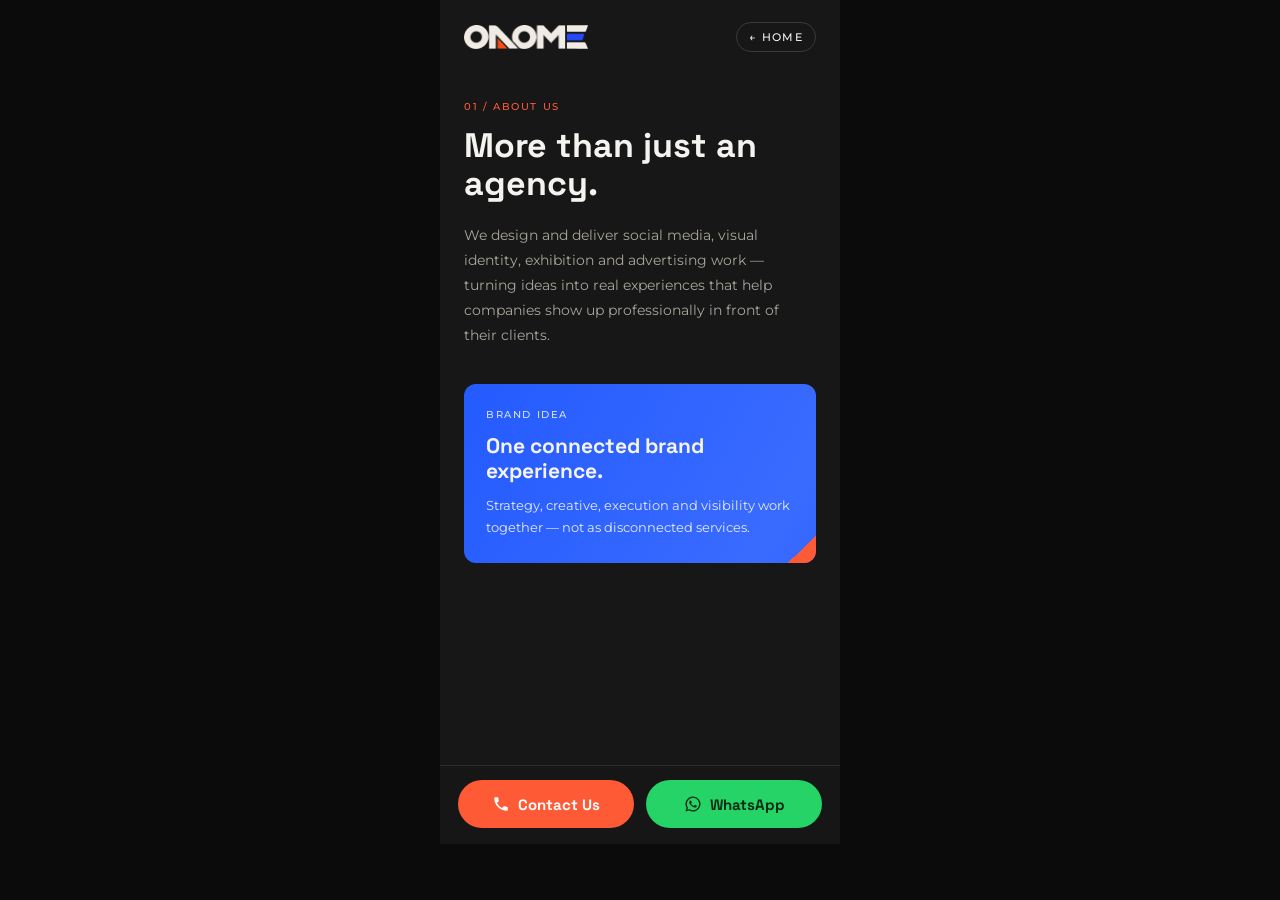
<file: about.html>
<!doctype html>
<html lang="en">
<head>
<meta charset="utf-8">
<meta name="viewport" content="width=400">
<title>About Us — ONOME</title>
<meta name="description" content="ONOME — Social Media Marketing, Creative & Production. Yours. Ours. Everywhere.">
<meta name="theme-color" content="#171717">
<link rel="icon" href="favicon.png">
<link rel="preload" href="SpaceGrotesk.woff" as="font" type="font/woff" crossorigin>
<link rel="stylesheet" href="style.css">
</head>
<body>
<div class="frame">
  <header>
    <a class="logo" href="index.html"><img src="logo.png" alt="ONOME" width="124" height="24"></a>
    <a class="back" href="index.html">← Home</a>
  </header>

  <main>
    <div class="label">01 / About Us</div>
    <h1 class="page-title">More than just an agency.</h1>
    <p class="lead">We design and deliver social media, visual identity, exhibition and advertising work — turning ideas into real experiences that help companies show up professionally in front of their clients.</p>

    <div class="panel">
      <div class="label">Brand Idea</div>
      <h3>One connected brand experience.</h3>
      <p>Strategy, creative, execution and visibility work together — not as disconnected services.</p>
    </div>
  </main>

  <div class="actions">
    <a class="btn btn-call" href="tel:+201272633269">
      <svg viewBox="0 0 24 24" fill="currentColor" aria-hidden="true"><path d="M6.6 10.8a15.1 15.1 0 0 0 6.6 6.6l2.2-2.2a1 1 0 0 1 1-.25 11.4 11.4 0 0 0 3.6.57 1 1 0 0 1 1 1V20a1 1 0 0 1-1 1A17 17 0 0 1 3 4a1 1 0 0 1 1-1h3.5a1 1 0 0 1 1 1c0 1.25.2 2.45.57 3.57a1 1 0 0 1-.25 1L6.6 10.8z"/></svg>
      Contact Us
    </a>
    <a class="btn btn-wa" href="https://wa.me/201272633269?text=Hi%20ONOME%2C%20I%27d%20like%20to%20know%20more%20about%20your%20services" target="_blank" rel="noopener">
      <svg viewBox="0 0 24 24" fill="currentColor" aria-hidden="true"><path d="M12 2a10 10 0 0 0-8.6 15.1L2 22l5-1.3A10 10 0 1 0 12 2zm0 18.2a8.2 8.2 0 0 1-4.2-1.15l-.3-.18-3 .78.8-2.9-.2-.3A8.2 8.2 0 1 1 12 20.2zm4.5-6.1c-.25-.12-1.47-.72-1.7-.8s-.39-.12-.56.12-.64.8-.78.97-.29.18-.54.06a6.7 6.7 0 0 1-1.97-1.22 7.4 7.4 0 0 1-1.37-1.7c-.14-.25 0-.38.11-.5l.37-.43c.12-.15.16-.25.25-.42a.46.46 0 0 0 0-.43c-.06-.12-.56-1.34-.76-1.84s-.4-.42-.56-.42h-.48a.92.92 0 0 0-.66.31 2.8 2.8 0 0 0-.87 2.07 4.8 4.8 0 0 0 1 2.56 11 11 0 0 0 4.2 3.7c1.56.68 2.18.73 2.96.62a2.5 2.5 0 0 0 1.66-1.17 2 2 0 0 0 .14-1.17c-.06-.1-.23-.16-.48-.28z"/></svg>
      WhatsApp
    </a>
  </div>
</div>
<script src="carousel.js" defer></script>
</body>
</html>
</file>
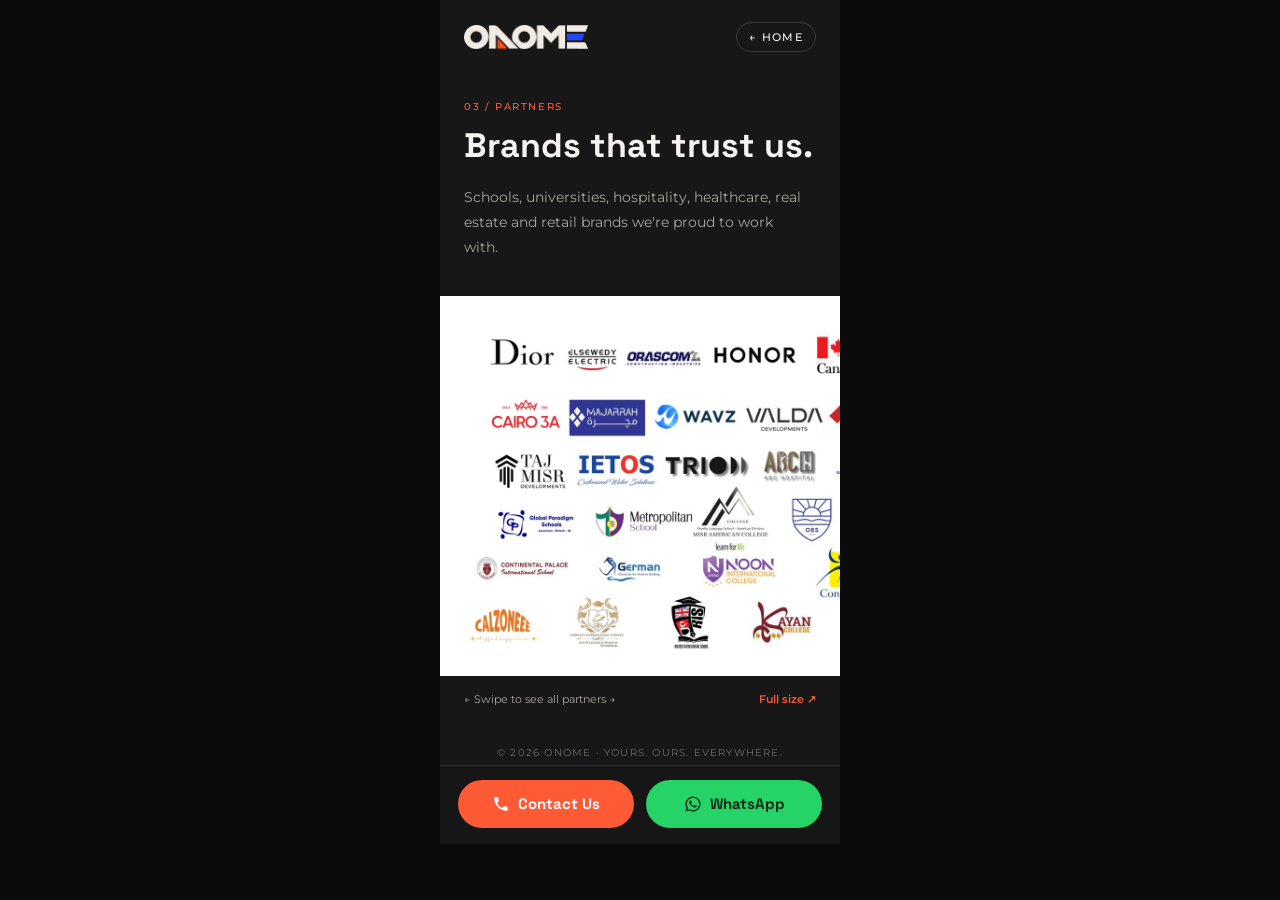
<file: partners.html>
<!doctype html>
<html lang="en">
<head>
<meta charset="utf-8">
<meta name="viewport" content="width=400">
<title>Partners — ONOME</title>
<meta name="description" content="ONOME — Social Media Marketing, Creative & Production. Yours. Ours. Everywhere.">
<meta name="theme-color" content="#171717">
<link rel="icon" href="favicon.png">
<link rel="preload" href="SpaceGrotesk.woff" as="font" type="font/woff" crossorigin>
<link rel="stylesheet" href="style.css">
</head>
<body>
<div class="frame">
  <header>
    <a class="logo" href="index.html"><img src="logo.png" alt="ONOME" width="124" height="24"></a>
    <a class="back" href="index.html">← Home</a>
  </header>

  <main>
    <div class="label">03 / Partners</div>
    <h1 class="page-title">Brands that trust us.</h1>
    <p class="lead">Schools, universities, hospitality, healthcare, real estate and retail brands we're proud to work with.</p>

    <div class="logo-wall">
      <img src="partners.jpg" alt="ONOME partners: Orascom, Radisson, Canada, Groovy, Beyti, Cairo 3A, Majarrah, WAVZ, Valda, Alfa Tech, IETOS, Trio, ABC Hospital, Arab Academy, Institut Français, NGU, Misr American College, Metropolitan School, OMSI, Lycée Français du Caire, Noon International College, Concordia, Aspire, Imperial College Egypt, OLS, Nefertari, Citadel, KVS and more" width="1600" height="728">
    </div>
    <div class="hint"><span>← Swipe to see all partners →</span><a href="partners.jpg" target="_blank" rel="noopener">Full size ↗</a></div>
    <div class="copy">© 2026 ONOME · YOURS. OURS. EVERYWHERE.</div>
  </main>

  <div class="actions">
    <a class="btn btn-call" href="tel:+201272633269">
      <svg viewBox="0 0 24 24" fill="currentColor" aria-hidden="true"><path d="M6.6 10.8a15.1 15.1 0 0 0 6.6 6.6l2.2-2.2a1 1 0 0 1 1-.25 11.4 11.4 0 0 0 3.6.57 1 1 0 0 1 1 1V20a1 1 0 0 1-1 1A17 17 0 0 1 3 4a1 1 0 0 1 1-1h3.5a1 1 0 0 1 1 1c0 1.25.2 2.45.57 3.57a1 1 0 0 1-.25 1L6.6 10.8z"/></svg>
      Contact Us
    </a>
    <a class="btn btn-wa" href="https://wa.me/201272633269?text=Hi%20ONOME%2C%20I%27d%20like%20to%20know%20more%20about%20your%20services" target="_blank" rel="noopener">
      <svg viewBox="0 0 24 24" fill="currentColor" aria-hidden="true"><path d="M12 2a10 10 0 0 0-8.6 15.1L2 22l5-1.3A10 10 0 1 0 12 2zm0 18.2a8.2 8.2 0 0 1-4.2-1.15l-.3-.18-3 .78.8-2.9-.2-.3A8.2 8.2 0 1 1 12 20.2zm4.5-6.1c-.25-.12-1.47-.72-1.7-.8s-.39-.12-.56.12-.64.8-.78.97-.29.18-.54.06a6.7 6.7 0 0 1-1.97-1.22 7.4 7.4 0 0 1-1.37-1.7c-.14-.25 0-.38.11-.5l.37-.43c.12-.15.16-.25.25-.42a.46.46 0 0 0 0-.43c-.06-.12-.56-1.34-.76-1.84s-.4-.42-.56-.42h-.48a.92.92 0 0 0-.66.31 2.8 2.8 0 0 0-.87 2.07 4.8 4.8 0 0 0 1 2.56 11 11 0 0 0 4.2 3.7c1.56.68 2.18.73 2.96.62a2.5 2.5 0 0 0 1.66-1.17 2 2 0 0 0 .14-1.17c-.06-.1-.23-.16-.48-.28z"/></svg>
      WhatsApp
    </a>
  </div>
</div>
<script src="carousel.js" defer></script>
</body>
</html>
</file>
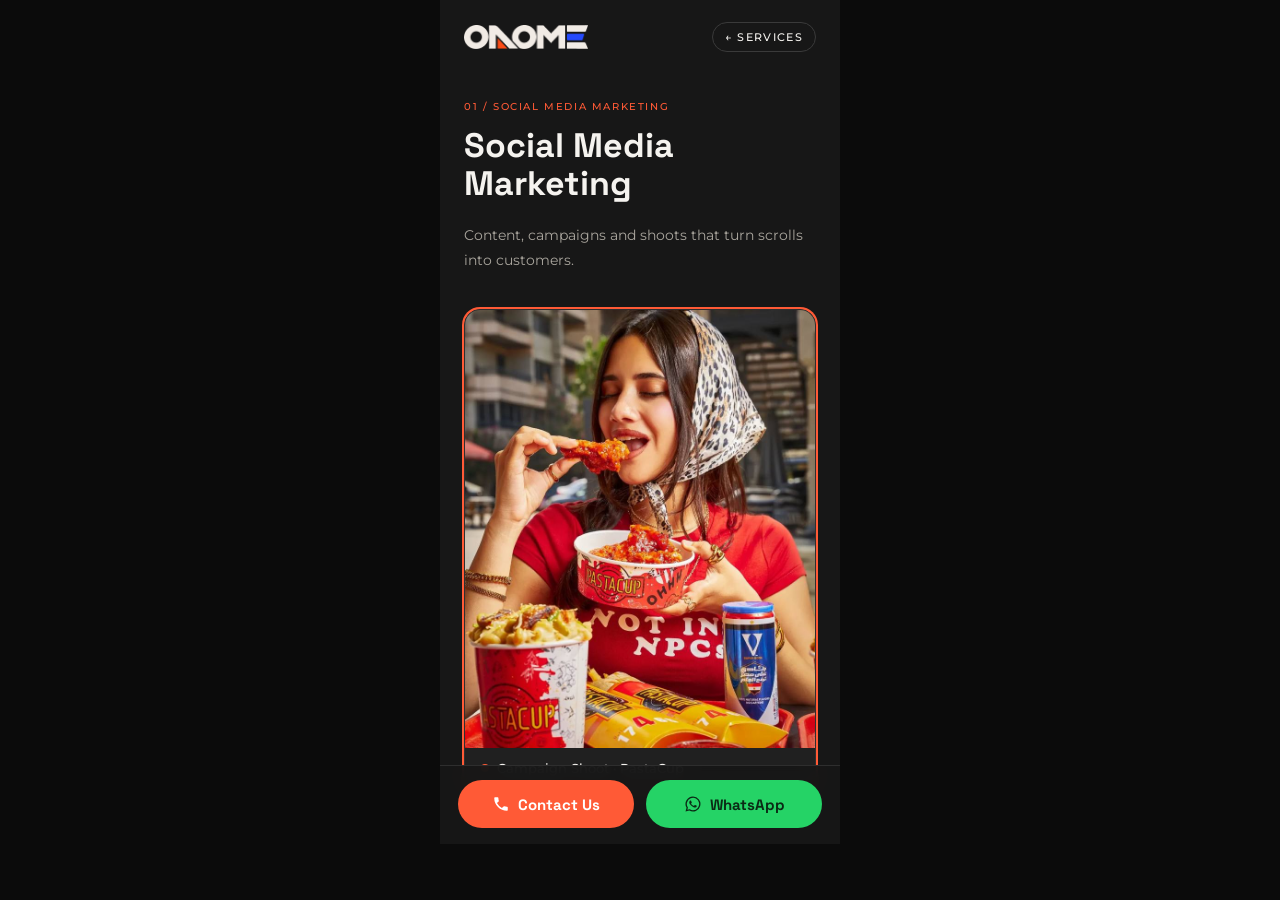
<file: service.html>
<!doctype html>
<html lang="en">
<head>
<meta charset="utf-8">
<meta name="viewport" content="width=400">
<title>Our Work — ONOME</title>
<meta name="description" content="ONOME — selected work by service.">
<meta name="theme-color" content="#171717">
<link rel="icon" href="favicon.png">
<link rel="preload" href="SpaceGrotesk.woff" as="font" type="font/woff" crossorigin>
<link rel="stylesheet" href="style.css">
</head>
<body>
<div class="frame">
  <header>
    <a class="logo" href="index.html"><img src="logo.png" alt="ONOME" width="124" height="24"></a>
    <a class="back" href="services.html">← Services</a>
  </header>
  <main>
    <div class="label" id="gNum">02 / Services</div>
    <h1 class="page-title" id="gTitle">Our Work</h1>
    <p class="lead" id="gDesc"></p>
    <div class="gallery" id="gList"></div>
    <a class="g-next" id="gNext" href="#"><span class="label">Next service</span><b id="gNextName"></b><span class="g-next-go">→</span></a>
    <div class="copy">© 2026 ONOME · YOURS. OURS. EVERYWHERE.</div>
  </main>
  <div class="lightbox" id="lb" role="dialog" aria-label="Photo"><button class="lb-close" id="lbClose" aria-label="Close">✕</button><img id="lbImg" alt=""><p id="lbCap"></p></div>
  <div class="actions">
    <a class="btn btn-call" href="tel:+201272633269">
      <svg viewBox="0 0 24 24" fill="currentColor" aria-hidden="true"><path d="M6.6 10.8a15.1 15.1 0 0 0 6.6 6.6l2.2-2.2a1 1 0 0 1 1-.25 11.4 11.4 0 0 0 3.6.57 1 1 0 0 1 1 1V20a1 1 0 0 1-1 1A17 17 0 0 1 3 4a1 1 0 0 1 1-1h3.5a1 1 0 0 1 1 1c0 1.25.2 2.45.57 3.57a1 1 0 0 1-.25 1L6.6 10.8z"/></svg>
      Contact Us
    </a>
    <a class="btn btn-wa" href="https://wa.me/201272633269?text=Hi%20ONOME%2C%20I%27d%20like%20to%20know%20more%20about%20your%20services" target="_blank" rel="noopener">
      <svg viewBox="0 0 24 24" fill="currentColor" aria-hidden="true"><path d="M12 2a10 10 0 0 0-8.6 15.1L2 22l5-1.3A10 10 0 1 0 12 2zm0 18.2a8.2 8.2 0 0 1-4.2-1.15l-.3-.18-3 .78.8-2.9-.2-.3A8.2 8.2 0 1 1 12 20.2zm4.5-6.1c-.25-.12-1.47-.72-1.7-.8s-.39-.12-.56.12-.64.8-.78.97-.29.18-.54.06a6.7 6.7 0 0 1-1.97-1.22 7.4 7.4 0 0 1-1.37-1.7c-.14-.25 0-.38.11-.5l.37-.43c.12-.15.16-.25.25-.42a.46.46 0 0 0 0-.43c-.06-.12-.56-1.34-.76-1.84s-.4-.42-.56-.42h-.48a.92.92 0 0 0-.66.31 2.8 2.8 0 0 0-.87 2.07 4.8 4.8 0 0 0 1 2.56 11 11 0 0 0 4.2 3.7c1.56.68 2.18.73 2.96.62a2.5 2.5 0 0 0 1.66-1.17 2 2 0 0 0 .14-1.17c-.06-.1-.23-.16-.48-.28z"/></svg>
      WhatsApp
    </a>
  </div>
</div>
<script>
var DATA=[{"slug": "social", "title": "Social Media Marketing", "desc": "Content, campaigns and shoots that turn scrolls into customers.", "items": [{"img": "g-pastacup.jpg", "cap": "Campaign Shoot · PastaCup", "w": 760, "h": 950, "ref": false}, {"img": "g-camera.jpg", "cap": "Content Production · Behind the Scenes", "w": 760, "h": 1013, "ref": false}, {"img": "g-atom.jpg", "cap": "Brand & Social Design · Studio Atom", "w": 760, "h": 506, "ref": false}]}, {"slug": "giveaways", "title": "Giveaways", "desc": "Branded gifts and merchandise people actually keep.", "items": [{"img": "g-erse.jpg", "cap": "Branded Desk Flags · erse", "w": 760, "h": 1013, "ref": false}, {"img": "g-prints.jpg", "cap": "Photo Print Keepsakes · Elsewedy", "w": 760, "h": 1351, "ref": false}, {"img": "g-aperol.jpg", "cap": "Summer Merch Kit", "w": 640, "h": 800, "ref": true}]}, {"slug": "signage", "title": "Signage", "desc": "Shopfronts, hanging signs and wayfinding that read from across the street.", "items": [{"img": "g-sirage-shop.jpg", "cap": "Shopfront Signage · Sirage", "w": 760, "h": 760, "ref": false}, {"img": "g-neotimber.jpg", "cap": "Hanging Sign · NeoTimber", "w": 760, "h": 475, "ref": false}, {"img": "g-firex.jpg", "cap": "Wayfinding Standee · FIREX", "w": 760, "h": 1013, "ref": false}, {"img": "g-room-sign.jpg", "cap": "Indoor Room Sign", "w": 760, "h": 853, "ref": false}]}, {"slug": "posm", "title": "POSM", "desc": "In-store displays, roll-ups and standees that move product off the shelf.", "items": [{"img": "g-oniro1.jpg", "cap": "Gondola Display · ONIRO bix", "w": 760, "h": 1351, "ref": false}, {"img": "g-oniro2.jpg", "cap": "Floor Display · ONIRO bix", "w": 760, "h": 1351, "ref": false}, {"img": "g-eps.jpg", "cap": "Roll-up · EPS Seminar", "w": 760, "h": 1013, "ref": false}, {"img": "g-key.jpg", "cap": "Roll-up · KEY Energy Expo", "w": 760, "h": 1013, "ref": false}, {"img": "g-if1.jpg", "cap": "Standees · Institut Français", "w": 760, "h": 1013, "ref": false}, {"img": "g-if2.jpg", "cap": "Standee · Institut Français", "w": 760, "h": 1010, "ref": false}, {"img": "g-citycentre.jpg", "cap": "Character Cutout · City Centre", "w": 760, "h": 1351, "ref": false}, {"img": "g-equaliv.jpg", "cap": "Activation Cubes & Table", "w": 760, "h": 1132, "ref": true}]}, {"slug": "events", "title": "Event Branding", "desc": "Stages, 3D letters, photo booths and every branded touchpoint in the room.", "items": [{"img": "g-ee-letters.jpg", "cap": "3D Letters & Backdrop · Egypt Energy", "w": 760, "h": 1013, "ref": false}, {"img": "g-photobooth.jpg", "cap": "Photo Booth · Elsewedy Electric", "w": 760, "h": 1013, "ref": false}, {"img": "g-prints.jpg", "cap": "Branded Photo Prints · Elsewedy", "w": 760, "h": 1351, "ref": false}, {"img": "g-booth.jpg", "cap": "Interactive Photo Booth", "w": 516, "h": 735, "ref": false}, {"img": "g-garnier.jpg", "cap": "Sampling Activation", "w": 760, "h": 950, "ref": true}]}, {"slug": "outdoor", "title": "Outdoor", "desc": "High-visibility pieces built for the street, the entrance and the open air.", "items": [{"img": "g-thimar.jpg", "cap": "Entrance Gate · Thimar", "w": 760, "h": 1013, "ref": false}, {"img": "g-arch.jpg", "cap": "Outdoor Arch · Elsewedy Electric", "w": 760, "h": 1351, "ref": false}, {"img": "g-sirage-shop.jpg", "cap": "Shopfront · Sirage", "w": 760, "h": 760, "ref": false}, {"img": "g-neotimber.jpg", "cap": "Hanging Sign · NeoTimber", "w": 760, "h": 475, "ref": false}, {"img": "g-if1.jpg", "cap": "Outdoor Standees · Institut Français", "w": 760, "h": 1013, "ref": false}]}, {"slug": "gates", "title": "Exhibition Booths & Gates", "desc": "Booths, arches and entrance gates built to stop people in their tracks.", "items": [{"img": "g-sczone1.jpg", "cap": "Exhibition Booth · SCZONE", "w": 760, "h": 1013, "ref": false}, {"img": "g-sczone2.jpg", "cap": "Booth Branding · SCZONE", "w": 760, "h": 1013, "ref": false}, {"img": "g-arch.jpg", "cap": "Welcome Arch · Elsewedy Electric", "w": 760, "h": 1351, "ref": false}, {"img": "g-thimar.jpg", "cap": "Branded Entrance Gate · Thimar", "w": 760, "h": 1013, "ref": false}, {"img": "g-ee-backdrop.jpg", "cap": "Event Backdrop · Egypt Energy", "w": 760, "h": 1013, "ref": false}]}, {"slug": "displays", "title": "Acrylic & Wooden Displays", "desc": "Display walls, stands and acrylic pieces made to show products at their best.", "items": [{"img": "g-acrylic-mission.jpg", "cap": "Acrylic Mission & Vision Wall Signs", "w": 450, "h": 384, "ref": false}, {"img": "g-sirage-wall.jpg", "cap": "Product Display Wall · Sirage", "w": 760, "h": 428, "ref": false}, {"img": "g-wood-stand.jpg", "cap": "Wooden Display Stand", "w": 760, "h": 895, "ref": false}, {"img": "g-acrylic-wall.jpg", "cap": "Acrylic Donor Wall", "w": 760, "h": 553, "ref": false}, {"img": "g-acrylic-panels.jpg", "cap": "Acrylic Info Panels", "w": 760, "h": 369, "ref": false}, {"img": "g-brown.jpg", "cap": "Display Podiums", "w": 760, "h": 1154, "ref": true}]}, {"slug": "branding", "title": "Creative & Branding", "desc": "Identities, campaigns and brand systems — from logo to shelf.", "items": [{"img": "g-atom.jpg", "cap": "Brand Identity · Studio Atom", "w": 760, "h": 506, "ref": false}, {"img": "g-sirage-shop.jpg", "cap": "Retail Branding · Sirage", "w": 760, "h": 760, "ref": false}, {"img": "g-oniro1.jpg", "cap": "Packaging on Shelf · ONIRO bix", "w": 760, "h": 1351, "ref": false}, {"img": "g-pastacup.jpg", "cap": "Campaign Visuals · PastaCup", "w": 760, "h": 950, "ref": false}]}];
(function(){
  function render(){
    var slug=(location.hash||'').slice(1)||DATA[0].slug, i=0;
    DATA.forEach(function(s,j){if(s.slug===slug)i=j});
    var s=DATA[i], n=DATA[(i+1)%DATA.length];
    document.title=s.title+' — ONOME'; document.body.setAttribute('data-service',s.title);
    document.getElementById('gNum').textContent=(i<9?'0':'')+(i+1)+' / '+s.title;
    document.getElementById('gTitle').textContent=s.title;
    document.getElementById('gDesc').textContent=s.desc;
    var list=document.getElementById('gList'); list.innerHTML='';
    s.items.forEach(function(it,k){
      var f=document.createElement('figure'); f.className='g-item reveal'+(k===0?' g-hero':'');
      f.style.transitionDelay=(Math.min(k,3)*0.08)+'s';
      var im=document.createElement('img'); im.src=it.img; im.alt=it.cap; im.width=it.w; im.height=it.h; im.loading=k<2?'eager':'lazy';
      var cap=document.createElement('figcaption'); cap.textContent=it.cap;
      if(it.ref){var t=document.createElement('span');t.className='g-ref';t.textContent='Reference';cap.appendChild(t)}
      f.appendChild(im); f.appendChild(cap);
      f.onclick=function(){document.getElementById('lbImg').src=it.img;document.getElementById('lbCap').textContent=it.cap;document.getElementById('lb').classList.add('on')};
      list.appendChild(f);
    });
    var nx=document.getElementById('gNext'); nx.href='#'+n.slug; document.getElementById('gNextName').textContent=n.title;
    document.querySelector('.frame').scrollTop=0;
    var io=new IntersectionObserver(function(en){en.forEach(function(e){if(e.isIntersecting){e.target.classList.add('in');io.unobserve(e.target)}})},{root:document.querySelector('.frame'),threshold:0.1});
    list.querySelectorAll('.reveal').forEach(function(e){io.observe(e)});
  }
  window.addEventListener('hashchange',render); render();
  function close(){document.getElementById('lb').classList.remove('on')}
  document.getElementById('lbClose').onclick=close;
  document.getElementById('lb').onclick=function(e){if(e.target.id==='lb')close()};
})();
</script>
<script src="carousel.js" defer></script>
</body>
</html>
</file>
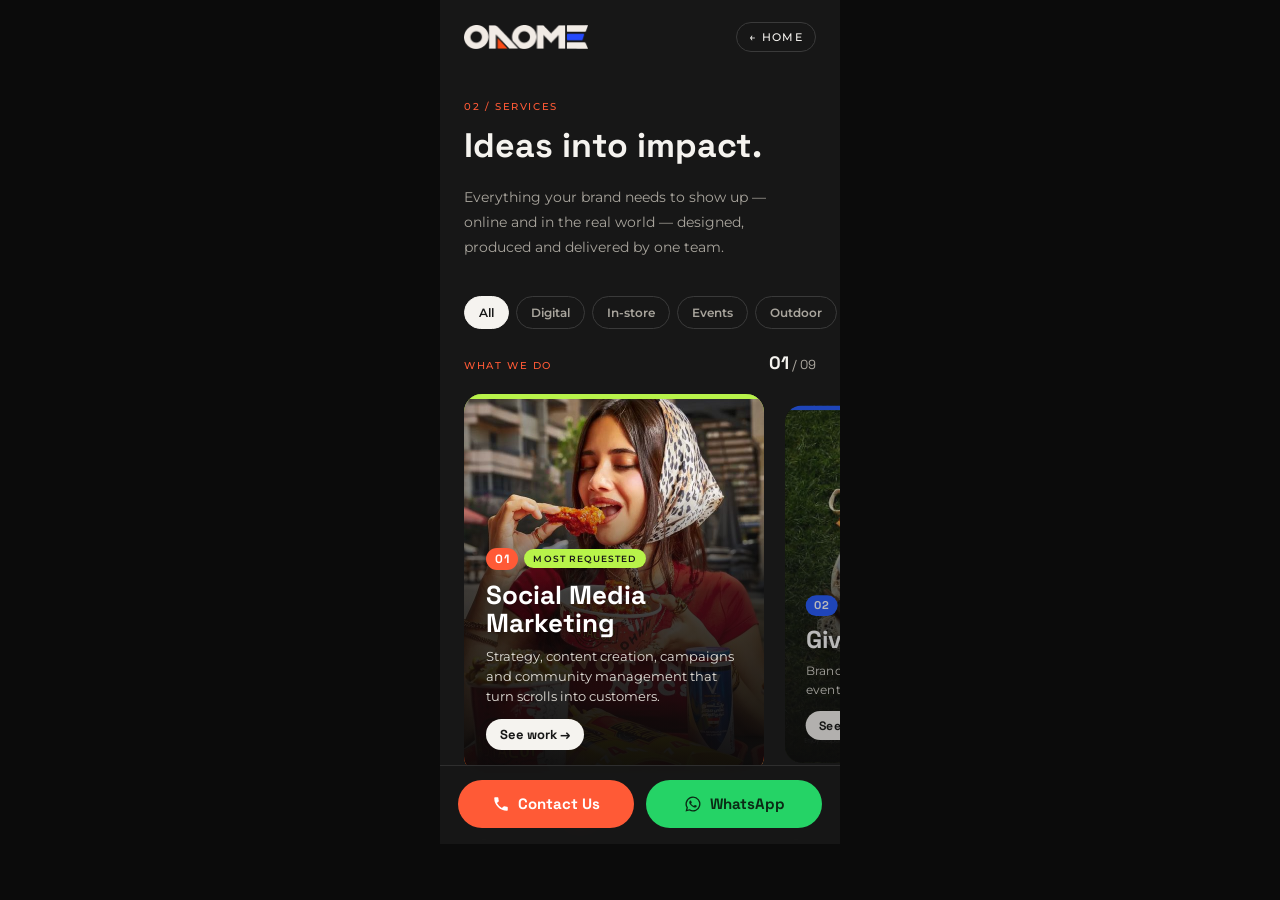
<file: services.html>
<!doctype html>
<html lang="en">
<head>
<meta charset="utf-8">
<meta name="viewport" content="width=400">
<title>Services — ONOME</title>
<meta name="description" content="ONOME — Social Media Marketing, Creative & Production. Yours. Ours. Everywhere.">
<meta name="theme-color" content="#171717">
<link rel="icon" href="favicon.png">
<link rel="preload" href="SpaceGrotesk.woff" as="font" type="font/woff" crossorigin>
<link rel="stylesheet" href="style.css">
</head>
<body>
<div class="frame" id="top">
  <header>
    <a class="logo" href="index.html"><img src="logo.png" alt="ONOME" width="124" height="24"></a>
    <a class="back" href="index.html">← Home</a>
  </header>

  <main>
    <div class="label">02 / Services</div>
    <h1 class="page-title">Ideas into impact.</h1>
    <p class="lead">Everything your brand needs to show up — online and in the real world — designed, produced and delivered by one team.</p>


    <div class="svc-filter" role="tablist" aria-label="Filter services">
      <button class="on" data-f="all">All</button><button data-f="digital">Digital</button><button data-f="instore">In-store</button><button data-f="events">Events</button><button data-f="outdoor">Outdoor</button>
    </div>
    <div class="svc-head">
      <span class="label">What we do</span>
      <span class="svc-count"><b id="svcIdx">01</b> / <span id="svcTotal">09</span></span>
    </div>
    <div class="svc-carousel reveal" data-autoplay="4500" data-counter="#svcIdx">
    <div class="svc-list">
      <article data-cat="digital" data-name="Social Media Marketing" class="svc svc-featured">
        <img src="svc-social.jpg" alt="Social Media Marketing" loading="eager" width="600" height="760">
        <a class="svc-link" href="service.html#social" aria-label="See our Social Media Marketing work"></a>
        <div class="svc-body">
          <span class="svc-num">01</span><span class="svc-tag">MOST REQUESTED</span>
          <h3>Social Media Marketing</h3>
          <p>Strategy, content creation, campaigns and community management that turn scrolls into customers.</p>
          <span class="svc-cta">See work →</span>
        </div>
      </article>
      <article data-cat="events" data-name="Giveaways" class="svc">
        <img src="svc-giveaways.jpg" alt="Giveaways" loading="eager" width="600" height="760">
        <a class="svc-link" href="service.html#giveaways" aria-label="See our Giveaways work"></a>
        <div class="svc-body">
          <span class="svc-num">02</span>
          <h3>Giveaways</h3>
          <p>Branded gifts and merchandise for events and clients.</p>
          <span class="svc-cta">See work →</span>
        </div>
      </article>
      <article data-cat="instore outdoor" data-name="Signage" class="svc">
        <img src="svc-signage.jpg" alt="Signage" loading="lazy" width="600" height="760">
        <a class="svc-link" href="service.html#signage" aria-label="See our Signage work"></a>
        <div class="svc-body">
          <span class="svc-num">03</span>
          <h3>Signage</h3>
          <p>Acrylic, indoor and outdoor signs, light boxes.</p>
          <span class="svc-cta">See work →</span>
        </div>
      </article>
      <article data-cat="instore" data-name="POSM" class="svc">
        <img src="svc-posm.jpg" alt="POSM" loading="lazy" width="600" height="760">
        <a class="svc-link" href="service.html#posm" aria-label="See our POSM work"></a>
        <div class="svc-body">
          <span class="svc-num">04</span>
          <h3>POSM</h3>
          <p>Roll ups, X banners, pop ups, wobblers, counter and shelf displays.</p>
          <span class="svc-cta">See work →</span>
        </div>
      </article>
      <article data-cat="events" data-name="Event Branding" class="svc">
        <img src="svc-events.jpg" alt="Event Branding" loading="lazy" width="600" height="760">
        <a class="svc-link" href="service.html#events" aria-label="See our Event Branding work"></a>
        <div class="svc-body">
          <span class="svc-num">05</span>
          <h3>Event Branding</h3>
          <p>Backdrops, stage branding, registration, media walls, photo booths.</p>
          <span class="svc-cta">See work →</span>
        </div>
      </article>
      <article data-cat="outdoor" data-name="Outdoor" class="svc">
        <img src="svc-outdoor.jpg" alt="Outdoor" loading="lazy" width="600" height="760">
        <a class="svc-link" href="service.html#outdoor" aria-label="See our Outdoor work"></a>
        <div class="svc-body">
          <span class="svc-num">06</span>
          <h3>Outdoor</h3>
          <p>High-visibility placements that read at a distance.</p>
          <span class="svc-cta">See work →</span>
        </div>
      </article>
      <article data-cat="events" data-name="Exhibition Booths & Gates" class="svc">
        <img src="svc-gates.jpg" alt="Exhibition Booths & Gates" loading="lazy" width="600" height="760">
        <a class="svc-link" href="service.html#gates" aria-label="See our Exhibition Booths & Gates work"></a>
        <div class="svc-body">
          <span class="svc-num">07</span>
          <h3>Exhibition Booths & Gates</h3>
          <p>Durable, weather-resistant acrylic and wood structures.</p>
          <span class="svc-cta">See work →</span>
        </div>
      </article>
      <article data-cat="instore" data-name="Acrylic & Wooden Displays" class="svc">
        <img src="svc-displays.jpg" alt="Acrylic & Wooden Displays" loading="lazy" width="600" height="760">
        <a class="svc-link" href="service.html#displays" aria-label="See our Acrylic & Wooden Displays work"></a>
        <div class="svc-body">
          <span class="svc-num">08</span>
          <h3>Acrylic & Wooden Displays</h3>
          <p>Display units, product stands, reception signs.</p>
          <span class="svc-cta">See work →</span>
        </div>
      </article>
      <article data-cat="digital" data-name="Creative & Branding" class="svc">
        <img src="svc-branding.jpg" alt="Creative & Branding" loading="lazy" width="600" height="760">
        <a class="svc-link" href="service.html#branding" aria-label="See our Creative & Branding work"></a>
        <div class="svc-body">
          <span class="svc-num">09</span>
          <h3>Creative & Branding</h3>
          <p>Corporate and retail branding, campaigns and visual identity.</p>
          <span class="svc-cta">See work →</span>
        </div>
      </article>
    </div>
    <div class="svc-nav">
      <button class="svc-arrow svc-prev" aria-label="Previous service">←</button>
      <div class="svc-dots"></div>
      <button class="svc-arrow svc-next" aria-label="Next service">→</button>
    </div>
    </div>

    <a class="work-btn reveal" href="#work">
      <span class="work-kicker">PORTFOLIO</span>
      <span class="work-title">Our Work Samples</span>
      <span class="work-sub">Tap to see real projects we've delivered</span>
      <span class="work-go" aria-hidden="true">→</span>
    </a>
    <div class="copy">© 2026 ONOME · YOURS. OURS. EVERYWHERE.</div>
  </main>

  <div id="work" class="work-overlay" role="dialog" aria-label="Our work samples">
    <div class="work-bar">
      <span class="label">Our Work Samples</span>
      <a class="work-close" href="#top" aria-label="Close">✕</a>
    </div>
    <img src="work.jpg" alt="ONOME work samples" loading="lazy">
  </div>

  <div class="actions">
    <a class="btn btn-call" href="tel:+201272633269">
      <svg viewBox="0 0 24 24" fill="currentColor" aria-hidden="true"><path d="M6.6 10.8a15.1 15.1 0 0 0 6.6 6.6l2.2-2.2a1 1 0 0 1 1-.25 11.4 11.4 0 0 0 3.6.57 1 1 0 0 1 1 1V20a1 1 0 0 1-1 1A17 17 0 0 1 3 4a1 1 0 0 1 1-1h3.5a1 1 0 0 1 1 1c0 1.25.2 2.45.57 3.57a1 1 0 0 1-.25 1L6.6 10.8z"/></svg>
      Contact Us
    </a>
    <a class="btn btn-wa" href="https://wa.me/201272633269?text=Hi%20ONOME%2C%20I%27d%20like%20to%20know%20more%20about%20your%20services" target="_blank" rel="noopener">
      <svg viewBox="0 0 24 24" fill="currentColor" aria-hidden="true"><path d="M12 2a10 10 0 0 0-8.6 15.1L2 22l5-1.3A10 10 0 1 0 12 2zm0 18.2a8.2 8.2 0 0 1-4.2-1.15l-.3-.18-3 .78.8-2.9-.2-.3A8.2 8.2 0 1 1 12 20.2zm4.5-6.1c-.25-.12-1.47-.72-1.7-.8s-.39-.12-.56.12-.64.8-.78.97-.29.18-.54.06a6.7 6.7 0 0 1-1.97-1.22 7.4 7.4 0 0 1-1.37-1.7c-.14-.25 0-.38.11-.5l.37-.43c.12-.15.16-.25.25-.42a.46.46 0 0 0 0-.43c-.06-.12-.56-1.34-.76-1.84s-.4-.42-.56-.42h-.48a.92.92 0 0 0-.66.31 2.8 2.8 0 0 0-.87 2.07 4.8 4.8 0 0 0 1 2.56 11 11 0 0 0 4.2 3.7c1.56.68 2.18.73 2.96.62a2.5 2.5 0 0 0 1.66-1.17 2 2 0 0 0 .14-1.17c-.06-.1-.23-.16-.48-.28z"/></svg>
      WhatsApp
    </a>
  </div>
</div>

<script src="carousel.js" defer></script>
</body>
</html>
</file>
<file: style.css>
/* Brand fonts — bundled (SIL Open Font License) */
@font-face{font-family:'Space Grotesk';src:url(SpaceGrotesk.woff) format('woff');font-weight:300 700;font-display:swap}
@font-face{font-family:'Montserrat';src:url(Montserrat.woff) format('woff');font-weight:100 900;font-display:swap}

/* ===== ONOME brand tokens (Brand Book v1.0) ===== */
:root{
  --charcoal:#171717;
  --offwhite:#F5F3EF;
  --orange:#FF5A36;
  --blue:#245BFF;
  --lime:#B8F34A;
  --card:#202020;
  --line:#2E2E2E;
  --muted:#A9A59D;
  --wa:#25D366;
  --font-head:'Space Grotesk',sans-serif;
  --font-body:'Montserrat',sans-serif;
}

*{box-sizing:border-box;margin:0;padding:0}
html,body{background:#0B0B0B}
body{display:flex;justify-content:center;font-family:var(--font-body);color:var(--offwhite)}
a{color:inherit}

/* Fixed 400 x 844 frame — black on every page */
.frame{
  width:400px;height:844px;overflow-y:auto;overflow-x:hidden;
  background:var(--charcoal);display:flex;flex-direction:column;position:relative;
}
.frame::-webkit-scrollbar{width:0}

/* Header */
header{display:flex;align-items:center;justify-content:space-between;padding:18px 24px 0}
.logo img{display:block;width:124px;height:auto}
.back{
  font-size:11px;font-weight:500;letter-spacing:.12em;text-transform:uppercase;
  text-decoration:none;border:1px solid #3a3a3a;border-radius:999px;padding:7px 12px;
}
.back:hover{border-color:var(--orange);color:var(--orange)}

.label{font-size:10px;font-weight:500;letter-spacing:.14em;text-transform:uppercase;color:var(--orange)}

/* ---------- Home ---------- */
.hero{padding:16px 24px 0}
.hero h1{font-family:var(--font-head);font-weight:700;font-size:38px;line-height:1.03;letter-spacing:-.01em;margin:10px 0 10px}
.hero h1 em{font-style:normal;color:var(--orange)}
.hero p{color:var(--muted);font-size:12.5px;line-height:1.65}
.tagline{font-size:10.5px;letter-spacing:.3em;margin-top:12px}

.hero-art{display:block;width:100%;height:auto;margin:10px 0 6px}

.nav-cards{display:flex;flex-direction:column;padding:0 24px}
.nav-card{
  display:grid;grid-template-columns:48px 1fr 24px;align-items:center;
  padding:13px 0;border-top:1px solid var(--line);text-decoration:none;
}
.nav-card:last-child{border-bottom:1px solid var(--line)}
.nav-card .num{font-family:var(--font-head);font-weight:700;font-size:24px;color:var(--orange)}
.nav-card h2{font-family:var(--font-head);font-weight:700;font-size:20px}
.nav-card small{display:block;color:var(--muted);font-size:11.5px;margin-top:2px}
.nav-card .arrow{color:var(--blue);font-size:20px;transition:transform .2s}
.nav-card:hover .arrow{transform:translateX(4px);color:var(--orange)}

/* ---------- Inner pages ---------- */
main{flex:1;padding:22px 24px 24px}
.page-title{font-family:var(--font-head);font-weight:700;font-size:36px;line-height:1.05;margin:8px 0 12px}
.lead{color:var(--muted);font-size:13px;line-height:1.75;margin-bottom:22px}

.panel{background:var(--blue);border-radius:12px;padding:20px;margin-bottom:22px;position:relative;overflow:hidden}
.panel .label{color:#fff;opacity:.8}
.panel h3{font-family:var(--font-head);font-weight:700;font-size:21px;line-height:1.2;margin:8px 0}
.panel p{font-size:12.5px;line-height:1.65;color:#E4EAFF}
.panel::after{content:"";position:absolute;right:-18px;bottom:-18px;width:64px;height:64px;
  background:linear-gradient(135deg,transparent 50%,var(--orange) 50%)}

.block{border-top:1.5px solid var(--offwhite);padding-top:10px;margin-bottom:20px}
.block p{font-size:13px;line-height:1.65;margin-top:6px}

.chips{display:flex;flex-wrap:wrap;gap:7px;margin:10px 0 22px}
.chip{background:var(--offwhite);color:var(--charcoal);font-size:11px;font-weight:500;border-radius:999px;padding:6px 12px}

.checks{list-style:none;display:grid;grid-template-columns:1fr 1fr;gap:8px;margin-top:10px}
.checks li{border:1px solid var(--line);background:var(--card);border-radius:10px;padding:11px 12px;font-size:12px;font-weight:500}
.checks li::before{content:"";display:inline-block;width:7px;height:7px;background:var(--orange);margin-right:8px;vertical-align:1px}

.list{display:flex;flex-direction:column;gap:9px}
.item{display:grid;grid-template-columns:40px 1fr;gap:4px;background:var(--card);border:1px solid var(--line);border-radius:12px;padding:15px 16px}
.item .num{font-family:var(--font-head);font-weight:700;font-size:19px;color:var(--orange)}
.item h3{font-family:var(--font-head);font-weight:700;font-size:16px;margin-bottom:3px}
.item p{color:var(--muted);font-size:12px;line-height:1.55}
.item.featured{background:var(--lime);border-color:var(--lime);color:var(--charcoal)}
.item.featured .num{color:var(--charcoal)}
.item.featured p{color:#2b3a10}
.item.featured .tag{display:inline-block;font-size:9px;font-weight:600;letter-spacing:.12em;background:var(--charcoal);color:var(--lime);border-radius:999px;padding:3px 8px;margin-bottom:6px}

.descriptor{
  border:1px solid var(--line);border-radius:12px;padding:16px 18px;margin-bottom:20px;
  display:grid;grid-template-columns:1fr 1fr;gap:10px 12px;font-size:10.5px;font-weight:500;letter-spacing:.18em;
}
.descriptor span:first-child{color:var(--lime)}

/* Partners logo wall — swipe sideways */
.logo-wall{margin:0 -24px;background:#fff;padding:14px 0;overflow-x:auto;scroll-snap-type:x proximity;-webkit-overflow-scrolling:touch;scrollbar-width:none}
.logo-wall::-webkit-scrollbar{display:none}
.logo-wall img{display:block;height:340px;width:auto;max-width:none;padding:0 24px}
.hint{display:flex;justify-content:space-between;color:var(--muted);font-size:11px;margin:10px 0 0}
.hint a{color:var(--orange);text-decoration:none;font-weight:600}

.copy{color:#6f6c66;font-size:10.5px;letter-spacing:.06em;text-align:center;padding:14px 0 6px}

/* ---------- Action bar: on every screen ---------- */
.actions{
  position:sticky;bottom:0;z-index:5;display:grid;grid-template-columns:1fr 1fr;gap:10px;
  padding:12px 16px 14px;background:rgba(23,23,23,.94);backdrop-filter:blur(8px);
  border-top:1px solid var(--line);margin-top:auto;
}
.btn{
  display:flex;align-items:center;justify-content:center;gap:8px;height:48px;border-radius:999px;
  font-family:var(--font-head);font-weight:700;font-size:15px;text-decoration:none;
}
.btn svg{width:18px;height:18px;flex:none}
.btn-call{background:var(--orange);color:#fff}
.btn-wa{background:var(--wa);color:#0B2A15}
.btn:active{transform:scale(.98)}

/* ---------- Our Work Samples ---------- */
.work-btn{
  position:relative;display:block;margin-top:18px;padding:22px 20px 20px;border-radius:16px;
  background:var(--orange);color:#fff;text-decoration:none;overflow:hidden;
  box-shadow:0 10px 28px rgba(255,90,54,.28);
}
.work-btn::before{content:"";position:absolute;right:-44px;top:-52px;width:104px;height:104px;border:14px solid var(--blue);border-radius:50%}
.work-btn::after{content:"";position:absolute;left:0;bottom:0;width:0;height:0;border-left:44px solid var(--charcoal);border-top:44px solid transparent}
.work-kicker{display:block;position:relative;font-size:10px;font-weight:600;letter-spacing:.18em;opacity:.85}
.work-title{display:block;font-family:var(--font-head);font-weight:700;font-size:27px;line-height:1.1;margin:6px 0 6px;position:relative}
.work-sub{display:block;font-size:12px;opacity:.92;padding:0 56px 0 30px;position:relative}
.work-go{position:absolute;right:18px;bottom:16px;width:40px;height:40px;border-radius:50%;background:var(--charcoal);color:#fff;
  display:flex;align-items:center;justify-content:center;font-size:20px;transition:transform .2s}
.work-btn:hover .work-go{transform:translateX(3px)}

.work-overlay{
  display:none;position:fixed;top:0;left:50%;transform:translateX(-50%);z-index:20;
  width:400px;height:844px;max-height:100vh;overflow-y:auto;background:var(--charcoal);
}
.work-overlay:target{display:block}
.work-overlay img{display:block;width:100%;height:auto}
.work-bar{position:sticky;top:0;z-index:2;display:flex;align-items:center;justify-content:space-between;
  padding:14px 16px;background:rgba(23,23,23,.94);backdrop-filter:blur(8px);border-bottom:1px solid var(--line)}
.work-close{width:36px;height:36px;border-radius:50%;background:var(--orange);color:#fff;text-decoration:none;
  display:flex;align-items:center;justify-content:center;font-size:15px;font-weight:700}

/* ---------- Service image cards: horizontal carousel ---------- */
.svc-head{display:flex;justify-content:space-between;align-items:baseline;margin-bottom:10px}
.svc-count{font-family:var(--font-head);font-size:13px;color:var(--muted)}
.svc-count b{color:var(--offwhite);font-size:18px}
.svc-carousel{margin:0 -24px}
.svc-list{display:flex;gap:12px;overflow-x:auto;scroll-snap-type:x mandatory;scroll-padding:0 24px;padding:4px 24px 8px;
  -webkit-overflow-scrolling:touch;scrollbar-width:none}
.svc-list::-webkit-scrollbar{display:none}
.svc{flex:0 0 300px;position:relative;height:380px;border-radius:18px;overflow:hidden;background:#000;isolation:isolate;
  scroll-snap-align:start;transform:scale(.94);opacity:.7;transition:transform .45s ease,opacity .45s ease}
.svc.active{transform:none;opacity:1}
.svc img{position:absolute;inset:0;width:100%;height:100%;object-fit:cover;z-index:-2;animation:kenburns 14s ease-in-out infinite alternate}
.svc:nth-child(even) img{animation-name:kenburns2;animation-duration:16s}
.svc::before{content:"";position:absolute;inset:0;z-index:-1;
  background:linear-gradient(180deg,rgba(0,0,0,0) 30%,rgba(10,10,10,.6) 58%,rgba(10,10,10,.95) 100%)}
.svc::after{content:"";position:absolute;left:0;top:0;width:100%;height:5px;background:var(--orange)}
.svc:nth-child(even)::after{background:var(--blue)}
.svc-body{position:absolute;left:0;right:0;bottom:0;padding:18px 20px 20px}
.svc-num{display:inline-block;font-family:var(--font-head);font-weight:700;font-size:12px;letter-spacing:.06em;
  background:var(--orange);color:#fff;border-radius:999px;padding:3px 9px;margin-bottom:9px}
.svc:nth-child(even) .svc-num{background:var(--blue)}
.svc h3{font-family:var(--font-head);font-weight:700;font-size:26px;line-height:1.08;color:#fff;text-shadow:0 2px 12px rgba(0,0,0,.4)}
.svc p{font-size:12.5px;line-height:1.5;color:#E2DFD8;margin-top:7px}
.svc-tag{display:inline-block;margin-left:6px;font-size:9px;font-weight:600;letter-spacing:.12em;
  background:var(--lime);color:var(--charcoal);border-radius:999px;padding:4px 9px;vertical-align:1px}
.svc-featured{box-shadow:inset 0 0 0 2px var(--lime)}
.svc-featured::after{background:var(--lime)}
.svc-featured::before{background:linear-gradient(180deg,rgba(0,0,0,0) 25%,rgba(10,10,10,.75) 52%,rgba(10,10,10,.97) 100%)}

.svc-nav{display:flex;align-items:center;justify-content:space-between;padding:6px 24px 0}
.svc-arrow{width:40px;height:40px;border-radius:50%;border:1px solid #3a3a3a;background:transparent;color:var(--offwhite);
  font-size:17px;cursor:pointer}
.svc-arrow:hover{border-color:var(--orange);color:var(--orange)}
.svc-dots{display:flex;gap:6px}
.svc-dots button{width:7px;height:7px;border-radius:999px;border:0;padding:0;background:#4a4a4a;cursor:pointer;transition:width .3s,background .3s}
.svc-dots button.on{width:22px;background:var(--orange)}

@keyframes kenburns{from{transform:scale(1) translate(0,0)}to{transform:scale(1.14) translate(-3%,-2%)}}
@keyframes kenburns2{from{transform:scale(1.12) translate(-2%,0)}to{transform:scale(1) translate(2%,-1%)}}

/* reveal on scroll */
.reveal{opacity:0;transform:translateY(28px);transition:opacity .7s ease,transform .7s cubic-bezier(.2,.7,.2,1)}
.reveal.in{opacity:1;transform:none}
@media (prefers-reduced-motion:reduce){
  .svc img{animation:none}
  .reveal{opacity:1;transform:none;transition:none}
}

/* ---------- Home: short hero + section carousel ---------- */
.hero-line{font-family:var(--font-head);font-weight:600;font-size:17px;color:var(--offwhite);margin-top:2px}
.hero-line::before{content:"";display:inline-block;width:22px;height:3px;background:var(--orange);vertical-align:5px;margin-right:9px}
.home-head{padding:0 24px;margin:2px 0 8px}
.home-carousel{margin:0}
.navc{flex:0 0 280px;height:355px;position:relative;border-radius:18px;overflow:hidden;display:block;
  scroll-snap-align:start;transform:scale(.94);opacity:.7;transition:transform .45s ease,opacity .45s ease;
  box-shadow:0 14px 30px rgba(0,0,0,.35)}
.navc.active{transform:none;opacity:1}
.navc img{display:block;width:100%;height:100%;object-fit:cover;animation:navzoom 9s ease-in-out infinite alternate}
.navc:nth-child(2) img{animation-delay:-3s}.navc:nth-child(3) img{animation-delay:-6s}
.navc:active{transform:scale(.97)}
@keyframes navzoom{from{transform:scale(1)}to{transform:scale(1.05)}}
@media (prefers-reduced-motion:reduce){.navc img{animation:none}}

.frame>*{flex-shrink:0}
.hero-art{margin:4px 0 2px}

/* ---------- Home: live, animated About Us card ---------- */
.navc-about{background:radial-gradient(120% 90% at 85% 0%,#2a2a2a 0%,#171717 60%);color:var(--offwhite);text-decoration:none;isolation:isolate}
.navc-about::after{content:"";position:absolute;inset:0;border-radius:18px;box-shadow:inset 0 0 0 1.5px rgba(255,90,54,.55);pointer-events:none}
.ab-ring{position:absolute;right:-46px;top:-46px;width:180px;height:180px;border-radius:50%;
  border:26px solid var(--orange);border-left-color:transparent;animation:abspin 10s linear infinite;z-index:-1}
.ab-tri{position:absolute;right:92px;top:112px;width:0;height:0;border-left:44px solid transparent;border-bottom:44px solid var(--orange);
  animation:abfloat 3.2s ease-in-out infinite alternate;z-index:-1}
.ab-ribbon{position:absolute;left:0;top:40px;width:100%;height:auto;z-index:-1;overflow:visible}
.ab-ribbon path{fill:none;stroke:var(--blue);stroke-width:18;stroke-linecap:round;stroke-dasharray:100;stroke-dashoffset:100;
  animation:abdraw 5s ease-in-out infinite}
.ab-num{position:absolute;left:20px;top:18px;font-family:var(--font-head);font-weight:700;font-size:14px;letter-spacing:.08em;color:var(--orange)}
.ab-body{position:absolute;left:20px;right:20px;bottom:22px;display:block}
.ab-we{display:flex;gap:6px;align-items:center;font-size:12.5px;font-weight:600;color:var(--lime);height:18px;margin-bottom:6px}
.ab-words{display:inline-block;height:18px;overflow:hidden}
.ab-words span{display:block;height:18px;line-height:18px;animation:abwords 8s cubic-bezier(.7,0,.3,1) infinite}
.ab-title{display:block;font-family:var(--font-head);font-weight:700;font-size:50px;line-height:.92;letter-spacing:-.02em;
  text-shadow:0 4px 18px rgba(0,0,0,.6)}
.ab-sub{display:block;font-size:12.5px;font-weight:500;color:#D6D2CB;margin-top:10px}
.ab-go{position:absolute;right:18px;bottom:22px;width:46px;height:46px;border-radius:50%;background:var(--orange);color:#fff;
  display:flex;align-items:center;justify-content:center;font-family:var(--font-head);font-weight:700;font-size:21px;
  box-shadow:0 0 0 0 rgba(255,90,54,.6);animation:abpulse 2.2s ease-out infinite}
.navc-about:hover .ab-go,.navc-about:active .ab-go{transform:translateX(4px);transition:transform .2s}
.navc-about:hover .ab-ring{animation-duration:4s}

@keyframes abspin{to{transform:rotate(360deg)}}
@keyframes abfloat{from{transform:translateY(0)}to{transform:translateY(-10px) rotate(-6deg)}}
@keyframes abdraw{0%{stroke-dashoffset:100}45%,70%{stroke-dashoffset:0}100%{stroke-dashoffset:-100}}
@keyframes abwords{0%,18%{transform:translateY(0)}25%,43%{transform:translateY(-18px)}50%,68%{transform:translateY(-36px)}75%,93%{transform:translateY(-54px)}100%{transform:translateY(-72px)}}
@keyframes abpulse{0%{box-shadow:0 0 0 0 rgba(255,90,54,.6)}80%,100%{box-shadow:0 0 0 14px rgba(255,90,54,0)}}
@media (prefers-reduced-motion:reduce){.ab-ring,.ab-tri,.ab-ribbon path,.ab-words span,.ab-go{animation:none}.ab-ribbon path{stroke-dashoffset:0}}

/* ---------- Spacing & rhythm pass: calmer, more breathing room ---------- */
header{padding:22px 24px 0}
.label{letter-spacing:.16em}

/* Home */
.hero{padding:30px 24px 0}
.hero h1{font-size:36px;line-height:1.08;margin:14px 0 16px}
.hero-line{font-size:16px}
.hero-art{margin:26px 0 30px}
.home-head{margin:0 0 16px}
.svc-nav{padding:18px 24px 0}
.svc-dots{gap:8px}

/* Inner pages */
main{padding:34px 24px 36px}
.page-title{font-size:34px;line-height:1.12;margin:14px 0 20px}
.lead{font-size:13.5px;line-height:1.85;margin-bottom:36px;max-width:340px}
.panel{padding:24px 22px;margin-bottom:0}
.panel h3{margin:12px 0 12px}
.panel p{line-height:1.75}

/* Services */
.svc-head{margin-bottom:16px}
.svc-body{padding:22px 22px 24px}
.svc h3{margin-top:2px}
.svc p{margin-top:10px;line-height:1.6}
.work-btn{margin-top:40px;padding:26px 22px 24px}
.work-title{margin:8px 0 10px}

/* Partners */
.logo-wall{padding:20px 0;margin-top:6px}
.hint{margin-top:16px}

/* Footer line + action bar */
.copy{padding:40px 0 22px;font-size:10px;letter-spacing:.12em}
.actions{padding:14px 18px 16px;gap:12px}

/* ---------- More motion ---------- */
/* page entrance */
@keyframes fadeUp{from{opacity:0;transform:translateY(18px)}to{opacity:1;transform:none}}
@keyframes fadeDown{from{opacity:0;transform:translateY(-12px)}to{opacity:1;transform:none}}
header{animation:fadeDown .6s ease both}
.hero>*,main>.label,main>.page-title,main>.lead,main>.panel,main>.svc-head,.home-head{animation:fadeUp .75s cubic-bezier(.2,.7,.2,1) both}
.hero>*:nth-child(1),main>.label{animation-delay:.08s}
.hero>*:nth-child(2),main>.page-title{animation-delay:.18s}
.hero>*:nth-child(3),main>.lead{animation-delay:.3s}
main>.panel,main>.svc-head,.home-head{animation-delay:.42s}
.hero-art{animation:fadeUp .9s .35s cubic-bezier(.2,.7,.2,1) both}
.home-carousel,.svc-carousel{animation:fadeUp .9s .5s cubic-bezier(.2,.7,.2,1) both}
.logo-wall{animation:fadeUp .9s .45s cubic-bezier(.2,.7,.2,1) both}

/* hero illustration: draw ribbons, float cards */
.rb{stroke-dasharray:100;stroke-dashoffset:100;animation:rbdraw 1.6s .5s cubic-bezier(.6,0,.2,1) forwards}
.rb2{animation-delay:.75s}
@keyframes rbdraw{to{stroke-dashoffset:0}}
.float{animation:bob 4s ease-in-out infinite alternate;transform-box:fill-box;transform-origin:center}
.f0{animation-duration:5s}
.f1{animation-delay:-1s}.f2{animation-delay:-2s;animation-duration:4.6s}.f3{animation-delay:-.5s;animation-duration:3.4s}.f4{animation-delay:-2.6s;animation-duration:3.8s}
@keyframes bob{from{transform:translateY(0)}to{transform:translateY(-7px)}}

/* About panel: slow sheen */
main>.panel{background:linear-gradient(120deg,#245BFF 0%,#3A6BFF 45%,#245BFF 70%);background-size:220% 100%;animation:fadeUp .75s .42s both,sheen 7s ease-in-out infinite alternate}
@keyframes sheen{from{background-position:0% 0}to{background-position:100% 0}}

/* Work samples button: spinning arc + arrow nudge */
.work-btn::before{border-left-color:transparent;animation:abspin 9s linear infinite}
.work-go{animation:nudge 1.8s ease-in-out infinite}
@keyframes nudge{0%,100%{transform:translateX(0)}50%{transform:translateX(4px)}}

/* action bar */
.btn-wa{animation:waPulse 2.6s ease-out infinite}
@keyframes waPulse{0%{box-shadow:0 0 0 0 rgba(37,211,102,.55)}75%,100%{box-shadow:0 0 0 12px rgba(37,211,102,0)}}
.btn-call{background:linear-gradient(100deg,var(--orange) 40%,#FF7A5C 50%,var(--orange) 60%);background-size:250% 100%;animation:shimmer 3.5s linear infinite}
@keyframes shimmer{from{background-position:120% 0}to{background-position:-120% 0}}

/* nav arrows hover */
.svc-arrow{transition:transform .2s,border-color .2s,color .2s}
.svc-arrow:hover{transform:scale(1.08)}

@media (prefers-reduced-motion:reduce){
  header,.hero>*,main>*,.hero-art,.home-carousel,.svc-carousel,.logo-wall,.float,.panel,.work-btn::before,.work-go,.btn-wa,.btn-call{animation:none!important}
  .rb{stroke-dashoffset:0;animation:none}
}

/* ---------- Service cards → gallery pages ---------- */
.svc-link{position:absolute;inset:0;z-index:2}
.svc-cta{display:inline-flex;align-items:center;gap:6px;margin-top:12px;font-family:var(--font-head);font-weight:700;font-size:13px;
  color:var(--charcoal);background:var(--offwhite);border-radius:999px;padding:7px 14px;transition:background .2s,color .2s}
.svc:hover .svc-cta{background:var(--orange);color:#fff}

/* Gallery page */
.gallery{display:flex;flex-direction:column;gap:18px}
.g-item{margin:0;border-radius:16px;overflow:hidden;background:var(--card);border:1px solid var(--line);cursor:zoom-in;position:relative}
.g-item img{display:block;width:100%;height:auto;transition:transform .6s ease}
.g-item:hover img{transform:scale(1.03)}
.g-item figcaption{display:flex;align-items:center;justify-content:space-between;gap:10px;padding:13px 16px 14px;font-size:12.5px;font-weight:500}
.g-item figcaption::before{content:"";flex:none;width:8px;height:8px;border-radius:50%;background:var(--orange);margin-right:-2px}
.g-item:nth-child(even) figcaption::before{background:var(--blue)}
.g-item figcaption{justify-content:flex-start}
.g-ref{margin-left:auto;font-size:9px;letter-spacing:.12em;text-transform:uppercase;color:var(--muted);border:1px solid #3a3a3a;border-radius:999px;padding:3px 8px}
.g-hero{box-shadow:0 0 0 2px var(--orange)}
.g-next{display:grid;grid-template-columns:1fr auto;align-items:center;gap:4px 12px;margin-top:40px;padding:22px;border-radius:16px;
  background:var(--blue);color:#fff;text-decoration:none}
.g-next .label{grid-column:1;color:#DDE5FF}
.g-next b{grid-column:1;font-family:var(--font-head);font-size:22px}
.g-next-go{grid-column:2;grid-row:1/3;width:44px;height:44px;border-radius:50%;background:var(--charcoal);display:flex;align-items:center;justify-content:center;font-size:20px;animation:nudge 1.8s ease-in-out infinite}
.lightbox{display:none;position:fixed;top:0;left:0;right:0;margin:0 auto;width:400px;height:844px;max-height:100vh;z-index:30;
  background:rgba(10,10,10,.96);flex-direction:column;align-items:center;justify-content:center;padding:20px}
.lightbox.on{display:flex;animation:fadeUp .35s ease both}
.lightbox img{max-width:100%;max-height:78%;border-radius:12px}
.lightbox p{color:var(--offwhite);font-size:13px;margin-top:14px;text-align:center}
.lb-close{position:absolute;top:16px;right:16px;width:40px;height:40px;border-radius:50%;border:0;background:var(--orange);color:#fff;font-size:16px;cursor:pointer}

/* ---------- Home: live Services card ---------- */
.navc-svc,.navc-ptn{color:var(--offwhite);text-decoration:none;isolation:isolate}
.navc-svc{background:radial-gradient(120% 80% at 15% 0%,#22283A 0%,#1A1C22 55%,#171717 100%)}
.navc-svc::after,.navc-ptn::after{content:"";position:absolute;inset:0;border-radius:18px;pointer-events:none}
.navc-svc::after{box-shadow:inset 0 0 0 1.5px rgba(36,91,255,.55)}
.sv-num{color:#7F9DFF}
.sv-rows{position:absolute;left:0;right:0;top:52px;display:flex;flex-direction:column;gap:9px;transform:rotate(-6deg) scale(1.08);z-index:-1;
  -webkit-mask-image:linear-gradient(90deg,transparent,#000 14%,#000 86%,transparent);mask-image:linear-gradient(90deg,transparent,#000 14%,#000 86%,transparent)}
.sv-row{display:block;overflow:hidden;white-space:nowrap}
.sv-track{display:inline-flex;gap:8px;animation:svmove 16s linear infinite}
.sv-row.r2 .sv-track{animation-direction:reverse;animation-duration:19s}
.sv-row.r3 .sv-track{animation-duration:22s}
.sv-chip{flex:none;font-size:12px;font-weight:600;letter-spacing:.02em;padding:8px 13px;border-radius:999px;
  border:1.5px solid rgba(245,243,239,.22);color:#D9D6CF;background:rgba(255,255,255,.03)}
.sv-row.r1 .sv-chip:nth-child(3n+2){border-color:rgba(255,90,54,.6);color:#FFB3A1}
.sv-row.r2 .sv-chip:nth-child(3n+1){border-color:rgba(36,91,255,.7);color:#B9C9FF}
.sv-row.r3 .sv-chip:nth-child(4n+3){background:rgba(245,243,239,.08)}
.sv-chip.hot{background:var(--lime);border-color:var(--lime);color:var(--charcoal)}
.sv-we{color:#9DB3FF}
.sv-go{background:var(--blue);animation-name:svpulse}
.navc-svc:hover .sv-track{animation-duration:6s}
@keyframes svmove{to{transform:translateX(-50%)}}
@keyframes svpulse{0%{box-shadow:0 0 0 0 rgba(36,91,255,.6)}80%,100%{box-shadow:0 0 0 14px rgba(36,91,255,0)}}

/* ---------- Home: live Partners card ---------- */
.navc-ptn{background:radial-gradient(120% 80% at 85% 0%,#25291D 0%,#1B1C18 55%,#171717 100%)}
.navc-ptn::after{box-shadow:inset 0 0 0 1.5px rgba(184,243,74,.45)}
.pt-num{color:var(--lime)}
.pt-venn{position:absolute;left:50%;top:40px;width:220px;height:120px;margin-left:-110px;z-index:-1}
.pt-c{position:absolute;top:0;width:120px;height:120px;border-radius:50%;display:flex;align-items:center;justify-content:center;
  font-family:var(--font-head);font-weight:700;font-size:12px;letter-spacing:.18em;mix-blend-mode:screen}
.pt-a{left:0;background:rgba(255,90,54,.55);color:#FFE2DA;padding-right:34px;animation:ptA 4.5s ease-in-out infinite alternate}
.pt-b{right:0;background:rgba(36,91,255,.6);color:#E1E8FF;padding-left:34px;animation:ptB 4.5s ease-in-out infinite alternate}
@keyframes ptA{from{transform:translateX(-14px)}to{transform:translateX(12px)}}
@keyframes ptB{from{transform:translateX(14px)}to{transform:translateX(-12px)}}
.pt-strip{position:absolute;left:-10px;right:-10px;top:178px;height:62px;background:#fff;transform:rotate(-4deg);overflow:hidden;
  box-shadow:0 10px 26px rgba(0,0,0,.45);z-index:-1}
.pt-logos{display:block;height:100%;width:400%;background:url(partners.jpg) repeat-x 0 50%/auto 260%;animation:ptpan 40s linear infinite}
@keyframes ptpan{to{transform:translateX(-50%)}}
.pt-we{color:var(--lime)}
.pt-go{background:var(--lime);color:var(--charcoal);animation-name:ptpulse}
.navc-ptn:hover .pt-logos{animation-duration:14s}
@keyframes ptpulse{0%{box-shadow:0 0 0 0 rgba(184,243,74,.55)}80%,100%{box-shadow:0 0 0 14px rgba(184,243,74,0)}}
@media (prefers-reduced-motion:reduce){.sv-track,.pt-a,.pt-b,.pt-logos,.sv-go,.pt-go{animation:none}}
.navc-svc .ab-title,.navc-ptn .ab-title{font-size:42px}
.navc-svc .ab-body,.navc-ptn .ab-body{right:76px}
.pt-venn{top:34px;width:190px;height:96px;margin-left:-95px}
.pt-c{width:100px;height:100px;font-size:11px}
.pt-a{padding-right:28px}.pt-b{padding-left:28px}
.pt-strip{top:150px;height:50px}
.navc-ptn .ab-title{font-size:38px}

/* ---------- Smart & interactive layer ---------- */
.progress{position:sticky;top:0;left:0;height:3px;width:100%;z-index:20;transform-origin:0 50%;transform:scaleX(0);
  background:linear-gradient(90deg,var(--orange),var(--blue),var(--lime));flex:none;margin-bottom:-3px}
header{position:sticky;top:0;z-index:15;background:var(--charcoal);padding-bottom:14px;transition:box-shadow .3s,padding .3s}
header.stuck{box-shadow:0 8px 20px rgba(0,0,0,.35);padding-top:14px}
.ripple{position:absolute;border-radius:50%;pointer-events:none;background:rgba(255,255,255,.28);transform:scale(0);animation:rip .65s ease-out forwards;z-index:4}
@keyframes rip{to{transform:scale(2.4);opacity:0}}
.navc{transition:transform .45s ease,opacity .45s ease}

/* service filter chips */
.svc-filter{display:flex;gap:7px;overflow-x:auto;scrollbar-width:none;margin:0 -24px 22px;padding:0 24px}
.svc-filter::-webkit-scrollbar{display:none}
.svc-filter button{flex:none;font-family:var(--font-body);font-size:12px;font-weight:600;color:var(--muted);background:transparent;
  border:1px solid #3a3a3a;border-radius:999px;padding:8px 14px;cursor:pointer;transition:all .25s}
.svc-filter button.on{background:var(--offwhite);color:var(--charcoal);border-color:var(--offwhite)}
.svc-carousel.swap .svc-list{animation:swapIn .5s ease both}
@keyframes swapIn{from{opacity:0;transform:translateX(24px)}to{opacity:1;transform:none}}
.svc[hidden]{display:none}

/* ---------- Home v2: everything above the fold ---------- */
.frame.home{overflow:hidden}
.hero-tight{padding:18px 24px 0}
.hero-tight h1{font-size:34px;margin:10px 0 10px}
.hero-tight .hero-line{font-size:14.5px}
.tiles{flex:1;min-height:0;display:flex;flex-direction:column;gap:10px;padding:18px 24px 14px;animation:fadeUp .8s .35s cubic-bezier(.2,.7,.2,1) both}
.tile{flex:1;min-height:0;position:relative;display:block;border-radius:18px;overflow:hidden;isolation:isolate;color:var(--offwhite);text-decoration:none;
  transition:transform .35s ease,box-shadow .35s ease;box-shadow:0 10px 24px rgba(0,0,0,.28)}
.tile::after{content:"";position:absolute;inset:0;border-radius:18px;pointer-events:none}
.tile:active{transform:scale(.98)}
.t-num{position:absolute;left:18px;top:14px;font-family:var(--font-head);font-weight:700;font-size:13px;letter-spacing:.08em}
.t-text{position:absolute;left:18px;right:74px;bottom:14px;display:block}
.t-title{display:block;font-family:var(--font-head);font-weight:700;font-size:27px;line-height:1;letter-spacing:-.01em;text-shadow:0 3px 14px rgba(0,0,0,.6)}
.t-sub{display:flex;gap:5px;align-items:center;font-size:12px;font-weight:600;margin-top:7px;height:16px}
.t-go{position:absolute;right:14px;bottom:14px;width:42px;height:42px;border-radius:50%;display:flex;align-items:center;justify-content:center;
  font-family:var(--font-head);font-weight:700;font-size:19px;transition:transform .2s}
.tile:hover .t-go{transform:translateX(4px)}

/* about tile */
.t-about{background:radial-gradient(120% 120% at 90% 0%,#2a2a2a 0%,#1d1d1d 60%,#171717 100%)}
.t-about::after{box-shadow:inset 0 0 0 1.5px rgba(255,90,54,.5)}
.t-about .t-num{color:var(--orange)}
.t-about .t-sub{color:var(--lime)}
.t-about .ab-ring{right:-34px;top:-38px;width:120px;height:120px;border-width:18px}
.t-about .ab-tri{right:96px;top:24px;border-left-width:26px;border-bottom-width:26px}
.t-about .ab-ribbon{top:6px;height:70%;width:100%}
.t-about .ab-ribbon path{stroke-width:14}
.t-about .ab-words,.t-about .ab-words span{height:16px;line-height:16px}
.t-about .t-go{background:var(--orange);color:#fff;animation:abpulse 2.2s ease-out infinite}
@keyframes abwords16{0%,18%{transform:translateY(0)}25%,43%{transform:translateY(-16px)}50%,68%{transform:translateY(-32px)}75%,93%{transform:translateY(-48px)}100%{transform:translateY(-64px)}}
.t-about .ab-words span{animation-name:abwords16}

/* services tile */
.t-svc{background:radial-gradient(120% 120% at 10% 0%,#22283A 0%,#1A1C22 60%,#171717 100%)}
.t-svc::after{box-shadow:inset 0 0 0 1.5px rgba(36,91,255,.55)}
.t-svc .t-num{color:#7F9DFF}
.t-svc .t-sub{color:#9DB3FF}
.t-svc .sv-rows{top:12px;left:40px;gap:7px;transform:rotate(-4deg)}
.t-svc .sv-chip{font-size:11px;padding:6px 11px}
.t-svc .t-go{background:var(--blue);color:#fff;animation:svpulse 2.2s ease-out infinite}

/* partners tile */
.t-ptn{background:radial-gradient(120% 120% at 90% 0%,#25291D 0%,#1B1C18 60%,#171717 100%)}
.t-ptn::after{box-shadow:inset 0 0 0 1.5px rgba(184,243,74,.45)}
.t-ptn .t-num{color:var(--lime)}
.t-ptn .t-sub{color:#C9F27F}
.t-ptn .pt-strip{left:-10px;right:96px;top:12px;height:40px;transform:rotate(-3deg)}
.t-ptn .pt-venn{left:auto;right:10px;top:8px;margin:0;width:92px;height:52px}
.t-ptn .pt-c{width:52px;height:52px;font-size:7px;letter-spacing:.12em}
.t-ptn .pt-a{padding-right:14px}.t-ptn .pt-b{padding-left:14px}
.t-ptn .t-go{background:var(--lime);color:var(--charcoal);animation:ptpulse 2.2s ease-out infinite}
@media (prefers-reduced-motion:reduce){.tiles{animation:none}.t-go{animation:none!important}}
.frame.home header{padding-bottom:2px}
.frame.home .hero-tight{padding-top:6px}
.hero-tight .label{margin-top:0}
.hero-tight h1{margin-top:8px}
.t-num{z-index:3}
.t-svc .sv-rows{left:58px;top:10px}
.t-ptn .pt-strip{top:40px;left:48px;right:100px;height:40px}
.t-ptn .pt-venn{top:24px}
</file>
